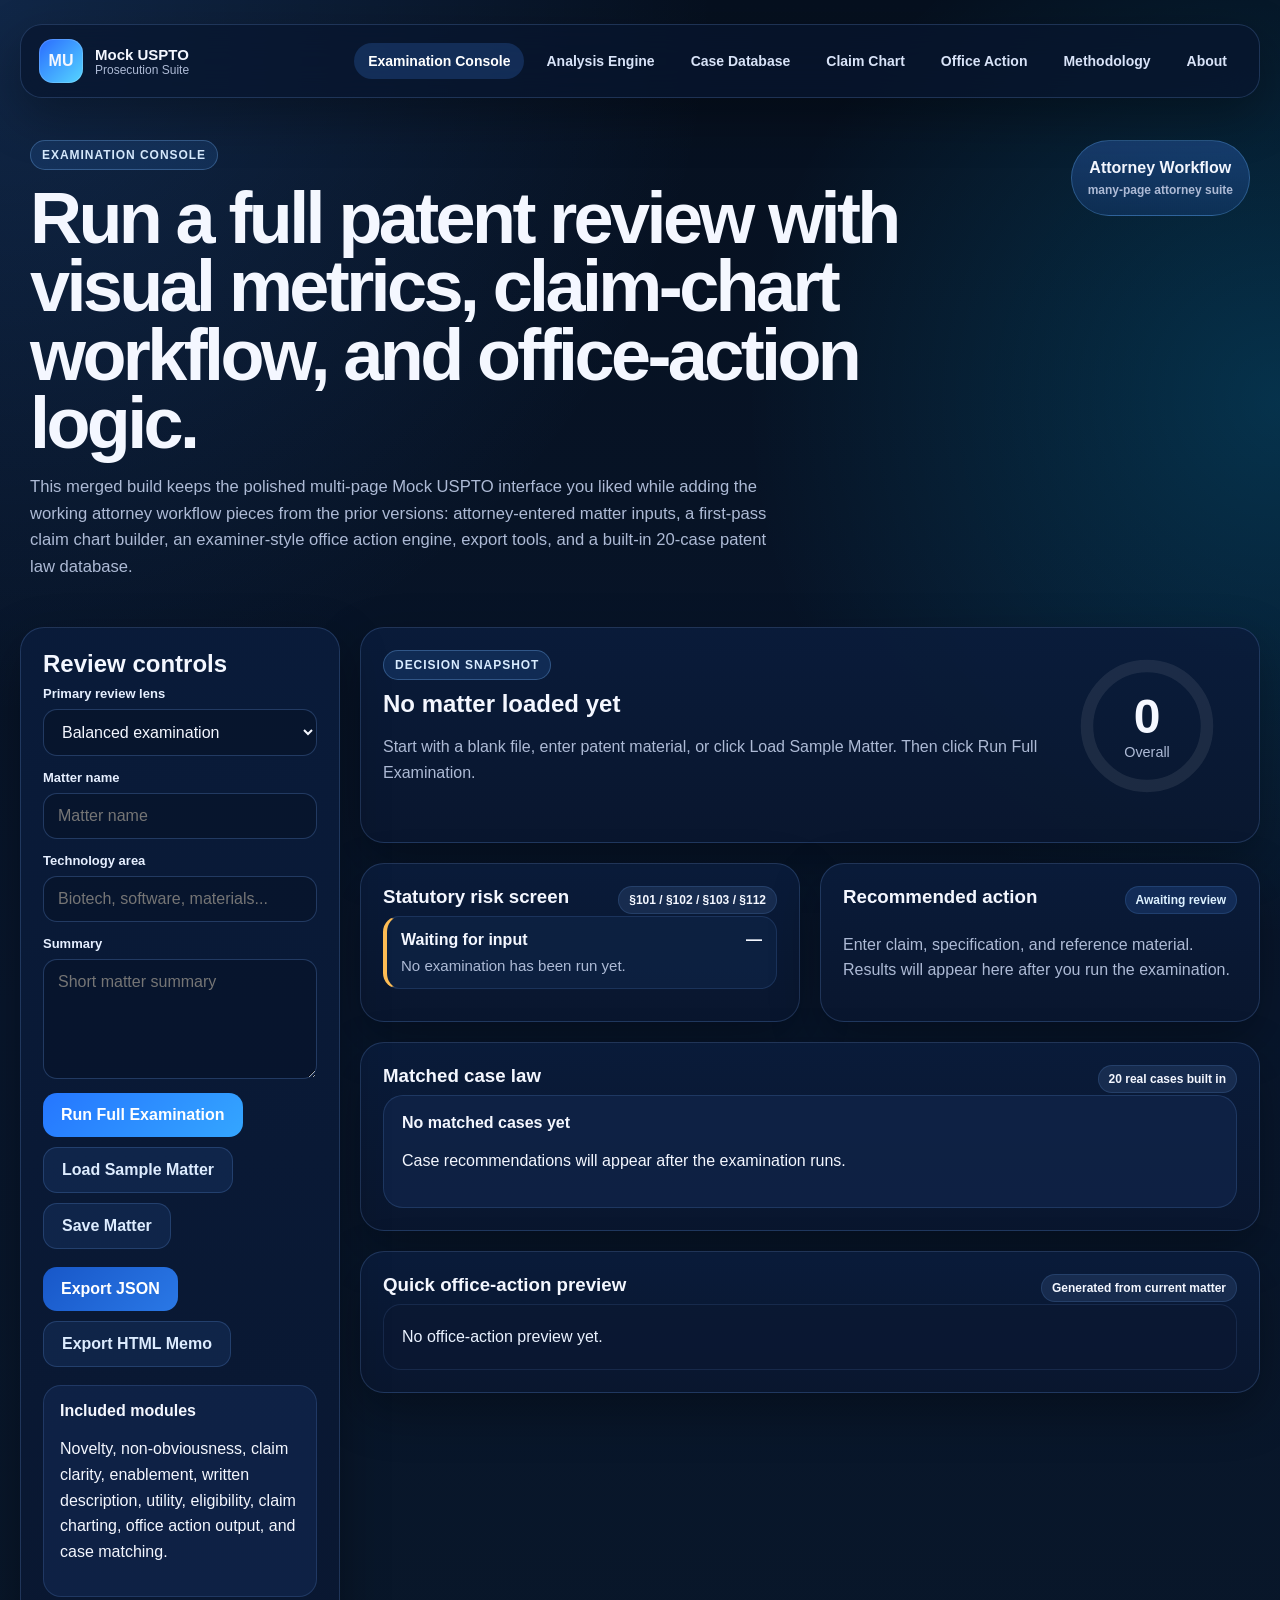
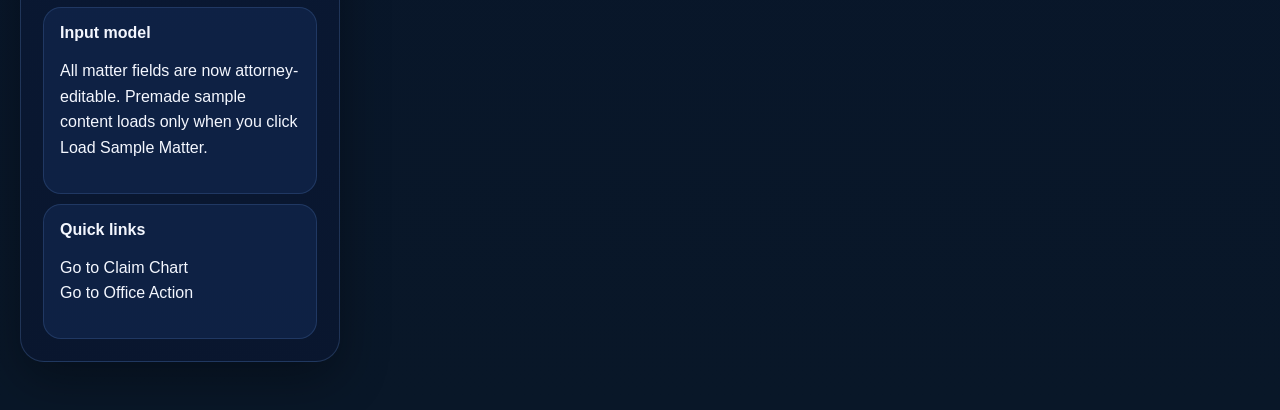
<file: index.html>
<!DOCTYPE html>
<html lang="en">
<head>
  <meta charset="UTF-8" />
  <meta name="viewport" content="width=device-width, initial-scale=1.0" />
  <title>Mock USPTO | Examination Console</title>
  <link rel="stylesheet" href="css/styles.css" />
</head>
<body data-page="console">
  <div class="shell">
    <header class="topbar">
      <a class="brand" href="index.html">
        <div class="brand-mark">MU</div>
        <div>
          <div class="brand-title">Mock USPTO</div>
          <div class="brand-subtitle">Prosecution Suite</div>
        </div>
      </a>
      <nav class="nav">
        <a class="nav-link" href="index.html">Examination Console</a>
        <a class="nav-link" href="analysis.html">Analysis Engine</a>
        <a class="nav-link" href="cases.html">Case Database</a>
        <a class="nav-link" href="claim-chart.html">Claim Chart</a>
        <a class="nav-link" href="office-action.html">Office Action</a>
        <a class="nav-link" href="methodology.html">Methodology</a>
        <a class="nav-link" href="about.html">About</a>
      </nav>
    </header>

    <main>
      <section class="hero">
        <div>
          <span class="eyebrow">Examination Console</span>
          <h1>Run a full patent review with visual metrics, claim-chart workflow, and office-action logic.</h1>
          <p class="hero-copy">This merged build keeps the polished multi-page Mock USPTO interface you liked while adding the working attorney workflow pieces from the prior versions: attorney-entered matter inputs, a first-pass claim chart builder, an examiner-style office action engine, export tools, and a built-in 20-case patent law database.</p>
        </div>
        <div class="hero-badge">Attorney Workflow<span>many-page attorney suite</span></div>
      </section>

      <section class="grid two-col">
        <aside class="panel sticky">
          <h2>Review controls</h2>
                    <label class="field"><span>Primary review lens</span><select id="reviewLens"></select></label>
          <label class="field"><span>Matter name</span><input id="matterName" type="text" placeholder="Matter name" /></label>
          <label class="field"><span>Technology area</span><input id="techArea" type="text" placeholder="Biotech, software, materials..." /></label>
          <label class="field"><span>Summary</span><textarea id="matterSummary" rows="4" placeholder="Short matter summary"></textarea></label>
          <div class="actions-row">
            <button id="runReview" class="button primary">Run Full Examination</button>
            <button id="loadSampleBtn" class="button ghost">Load Sample Matter</button>
            <button id="saveMatterBtn" class="button ghost">Save Matter</button>
          </div>
          <div class="actions-row top-space">
            <button id="exportJsonBtn" class="button secondary">Export JSON</button>
            <button id="exportHtmlBtn" class="button ghost">Export HTML Memo</button>
          </div>
          <div class="stack gap-sm top-space">
            <div class="mini-card">
              <div class="mini-title">Included modules</div>
              <p>Novelty, non-obviousness, claim clarity, enablement, written description, utility, eligibility, claim charting, office action output, and case matching.</p>
            </div>
            <div class="mini-card">
              <div class="mini-title">Input model</div>
              <p>All matter fields are now attorney-editable. Premade sample content loads only when you click Load Sample Matter.</p>
            </div>
            <div class="mini-card">
              <div class="mini-title">Quick links</div>
              <p><a href="claim-chart.html">Go to Claim Chart</a><br><a href="office-action.html">Go to Office Action</a></p>
            </div>
          </div>
        </aside>

        <section class="stack gap-lg">
          <div class="panel snapshot">
            <div class="snapshot-head">
              <div>
                <span class="eyebrow">Decision Snapshot</span>
                <h2 id="filingTitle">—</h2>
                <p id="filingSummary" class="muted">—</p>
              </div>
              <div class="score-ring">
                <svg viewBox="0 0 120 120" class="ring-svg" aria-hidden="true">
                  <circle cx="60" cy="60" r="48"></circle>
                  <circle id="ringValue" cx="60" cy="60" r="48"></circle>
                </svg>
                <div class="ring-center">
                  <strong id="overallScore">0</strong>
                  <span>Overall</span>
                </div>
              </div>
            </div>
            <div id="metricGrid" class="metric-grid"></div>
          </div>

          <div class="grid details-grid">
            <div class="panel">
              <div class="panel-head">
                <h3>Statutory risk screen</h3>
                <span class="pill">§101 / §102 / §103 / §112</span>
              </div>
              <div id="riskGrid" class="risk-grid"></div>
            </div>
            <div class="panel">
              <div class="panel-head">
                <h3>Recommended action</h3>
                <span id="recommendationBand" class="pill accent">—</span>
              </div>
              <div id="recommendationText" class="stack gap-sm muted"></div>
            </div>
          </div>

          <div class="panel">
            <div class="panel-head">
              <h3>Matched case law</h3>
              <span class="pill">20 real cases built in</span>
            </div>
            <div id="matchedCases" class="case-list"></div>
          </div>

          <div class="panel">
            <div class="panel-head">
              <h3>Quick office-action preview</h3>
              <span class="pill">Generated from current matter</span>
            </div>
            <div id="quickMemo" class="memo"></div>
          </div>
        </section>
      </section>
    </main>
  </div>
  <script src="js/data.js"></script>
  <script src="js/app.js"></script>
</body>
</html>
</file>
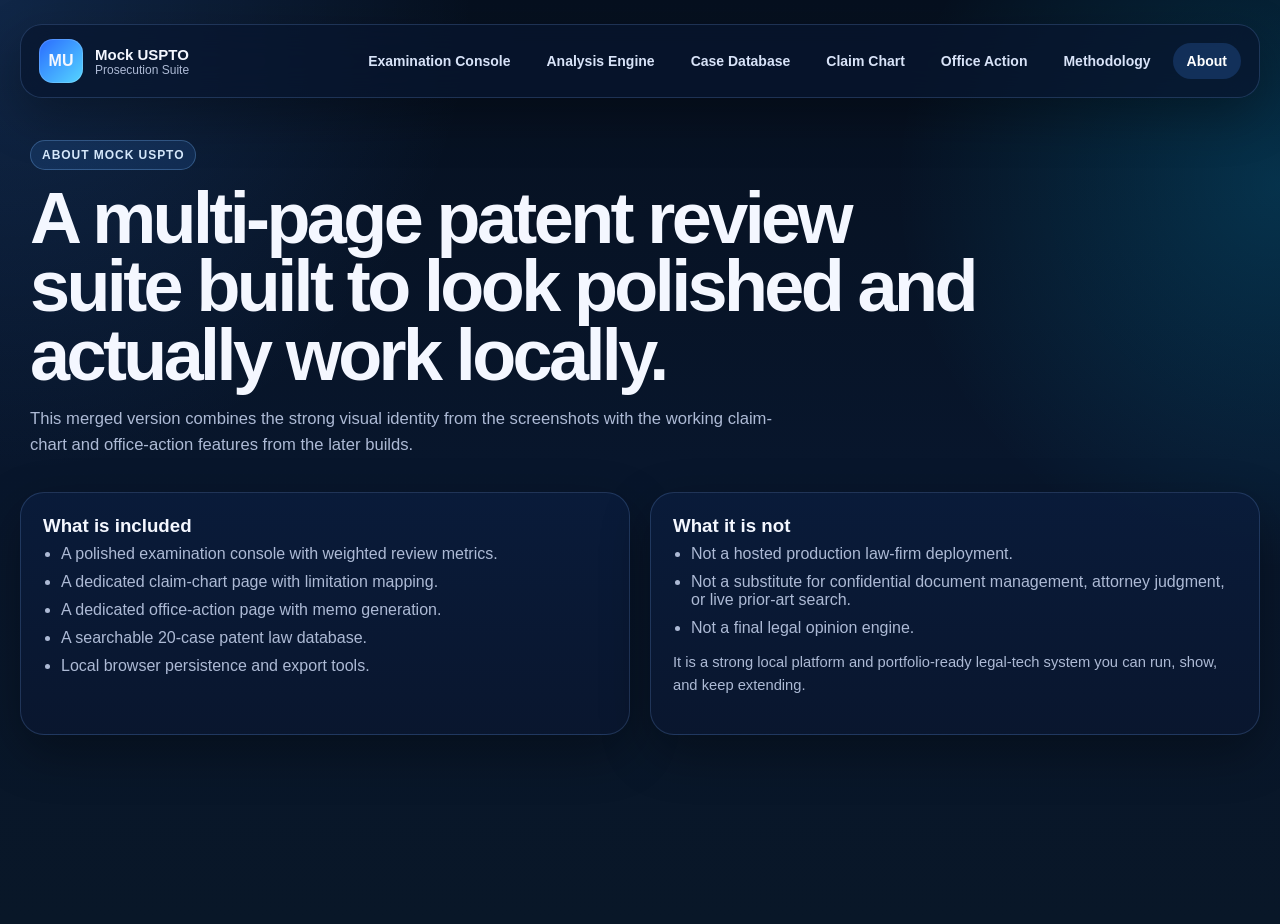
<file: about.html>
<!DOCTYPE html>
<html lang="en">
<head>
  <meta charset="UTF-8" />
  <meta name="viewport" content="width=device-width, initial-scale=1.0" />
  <title>Mock USPTO | About</title>
  <link rel="stylesheet" href="css/styles.css" />
</head>
<body data-page="about">
  <div class="shell">
    <header class="topbar">
      <a class="brand" href="index.html">
        <div class="brand-mark">MU</div>
        <div>
          <div class="brand-title">Mock USPTO</div>
          <div class="brand-subtitle">Prosecution Suite</div>
        </div>
      </a>
      <nav class="nav">
        <a class="nav-link" href="index.html">Examination Console</a>
        <a class="nav-link" href="analysis.html">Analysis Engine</a>
        <a class="nav-link" href="cases.html">Case Database</a>
        <a class="nav-link" href="claim-chart.html">Claim Chart</a>
        <a class="nav-link" href="office-action.html">Office Action</a>
        <a class="nav-link" href="methodology.html">Methodology</a>
        <a class="nav-link" href="about.html">About</a>
      </nav>
    </header>

    <main>
      <section class="hero compact">
        <div>
          <span class="eyebrow">About Mock USPTO</span>
          <h1>A multi-page patent review suite built to look polished and actually work locally.</h1>
          <p class="hero-copy">This merged version combines the strong visual identity from the screenshots with the working claim-chart and office-action features from the later builds.</p>
        </div>
      </section>

      <section class="grid details-grid">
        <div class="panel">
          <h3>What is included</h3>
          <ul class="clean-list">
            <li>A polished examination console with weighted review metrics.</li>
            <li>A dedicated claim-chart page with limitation mapping.</li>
            <li>A dedicated office-action page with memo generation.</li>
            <li>A searchable 20-case patent law database.</li>
            <li>Local browser persistence and export tools.</li>
          </ul>
        </div>
        <div class="panel">
          <h3>What it is not</h3>
          <ul class="clean-list">
            <li>Not a hosted production law-firm deployment.</li>
            <li>Not a substitute for confidential document management, attorney judgment, or live prior-art search.</li>
            <li>Not a final legal opinion engine.</li>
          </ul>
          <p class="footer-note">It is a strong local platform and portfolio-ready legal-tech system you can run, show, and keep extending.</p>
        </div>
      </section>
    </main>
  </div>
  <script src="js/data.js"></script>
  <script src="js/app.js"></script>
</body>
</html>
</file>
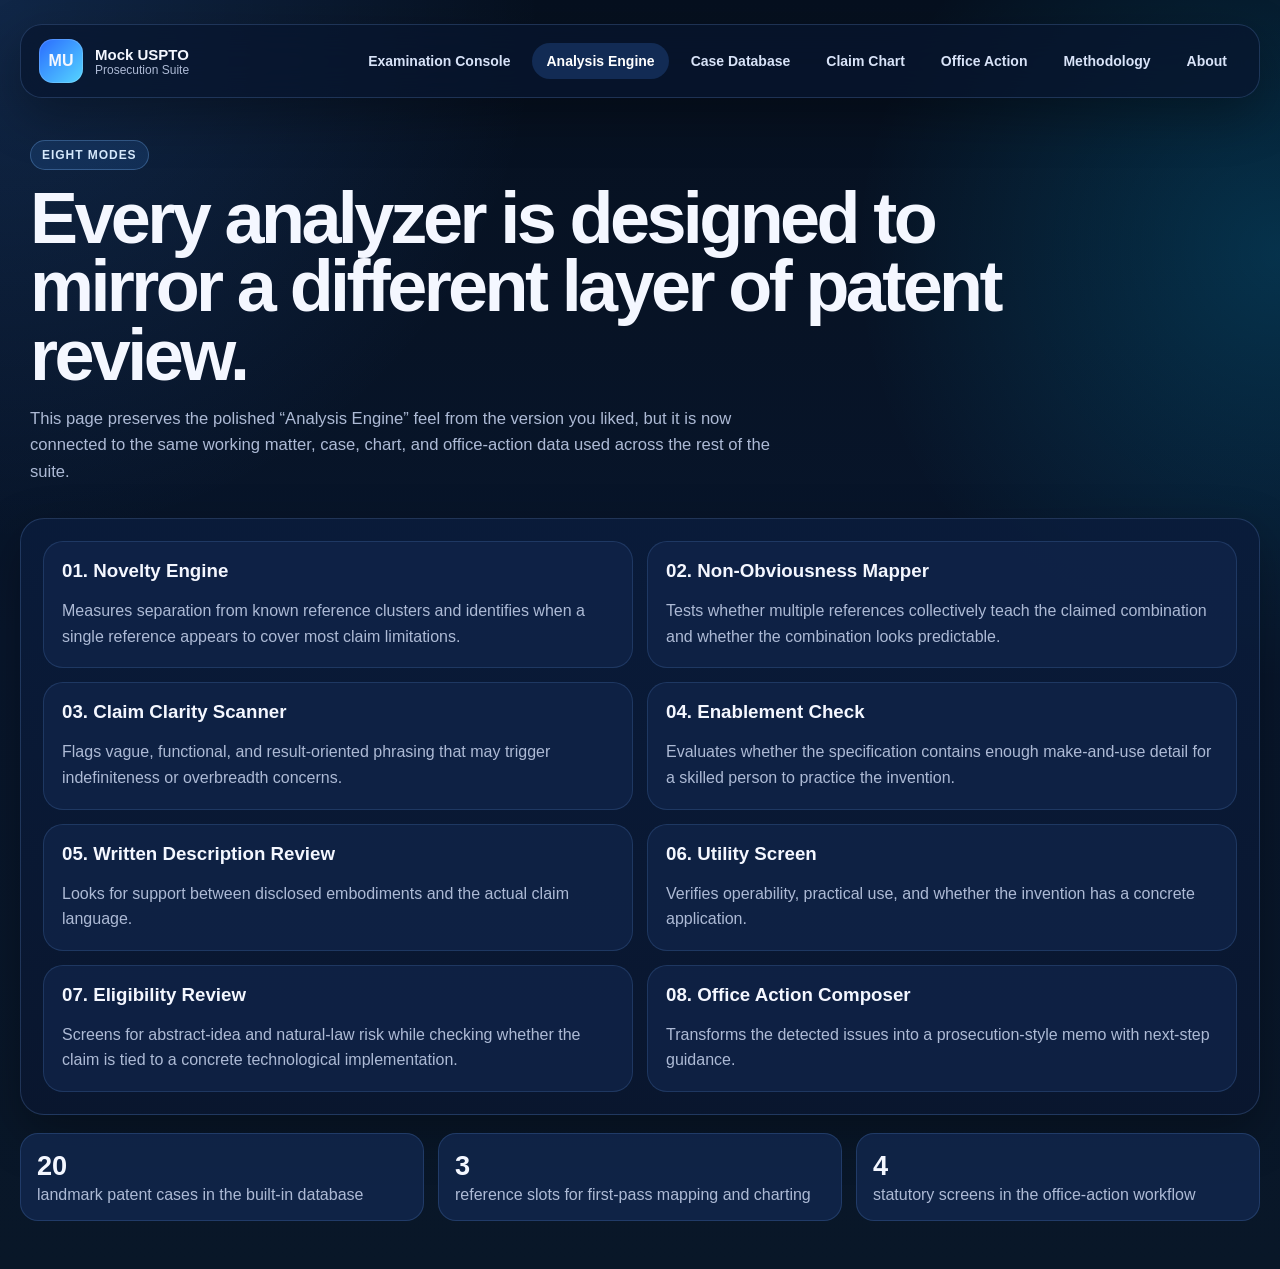
<file: analysis.html>
<!DOCTYPE html>
<html lang="en">
<head>
  <meta charset="UTF-8" />
  <meta name="viewport" content="width=device-width, initial-scale=1.0" />
  <title>Mock USPTO | Analysis Engine</title>
  <link rel="stylesheet" href="css/styles.css" />
</head>
<body data-page="analysis">
  <div class="shell">
    <header class="topbar">
      <a class="brand" href="index.html">
        <div class="brand-mark">MU</div>
        <div>
          <div class="brand-title">Mock USPTO</div>
          <div class="brand-subtitle">Prosecution Suite</div>
        </div>
      </a>
      <nav class="nav">
        <a class="nav-link" href="index.html">Examination Console</a>
        <a class="nav-link" href="analysis.html">Analysis Engine</a>
        <a class="nav-link" href="cases.html">Case Database</a>
        <a class="nav-link" href="claim-chart.html">Claim Chart</a>
        <a class="nav-link" href="office-action.html">Office Action</a>
        <a class="nav-link" href="methodology.html">Methodology</a>
        <a class="nav-link" href="about.html">About</a>
      </nav>
    </header>

    <main>
      <section class="hero compact">
        <div>
          <span class="eyebrow">Eight Modes</span>
          <h1>Every analyzer is designed to mirror a different layer of patent review.</h1>
          <p class="hero-copy">This page preserves the polished “Analysis Engine” feel from the version you liked, but it is now connected to the same working matter, case, chart, and office-action data used across the rest of the suite.</p>
        </div>
      </section>

      <section class="panel">
        <div id="engineGrid" class="engine-grid"></div>
      </section>

      <section class="kicker-grid">
        <div class="kicker-card">
          <strong>20</strong>
          <span class="muted">landmark patent cases in the built-in database</span>
        </div>
        <div class="kicker-card">
          <strong>3</strong>
          <span class="muted">reference slots for first-pass mapping and charting</span>
        </div>
        <div class="kicker-card">
          <strong>4</strong>
          <span class="muted">statutory screens in the office-action workflow</span>
        </div>
      </section>
    </main>
  </div>
  <script src="js/data.js"></script>
  <script src="js/app.js"></script>
</body>
</html>
</file>
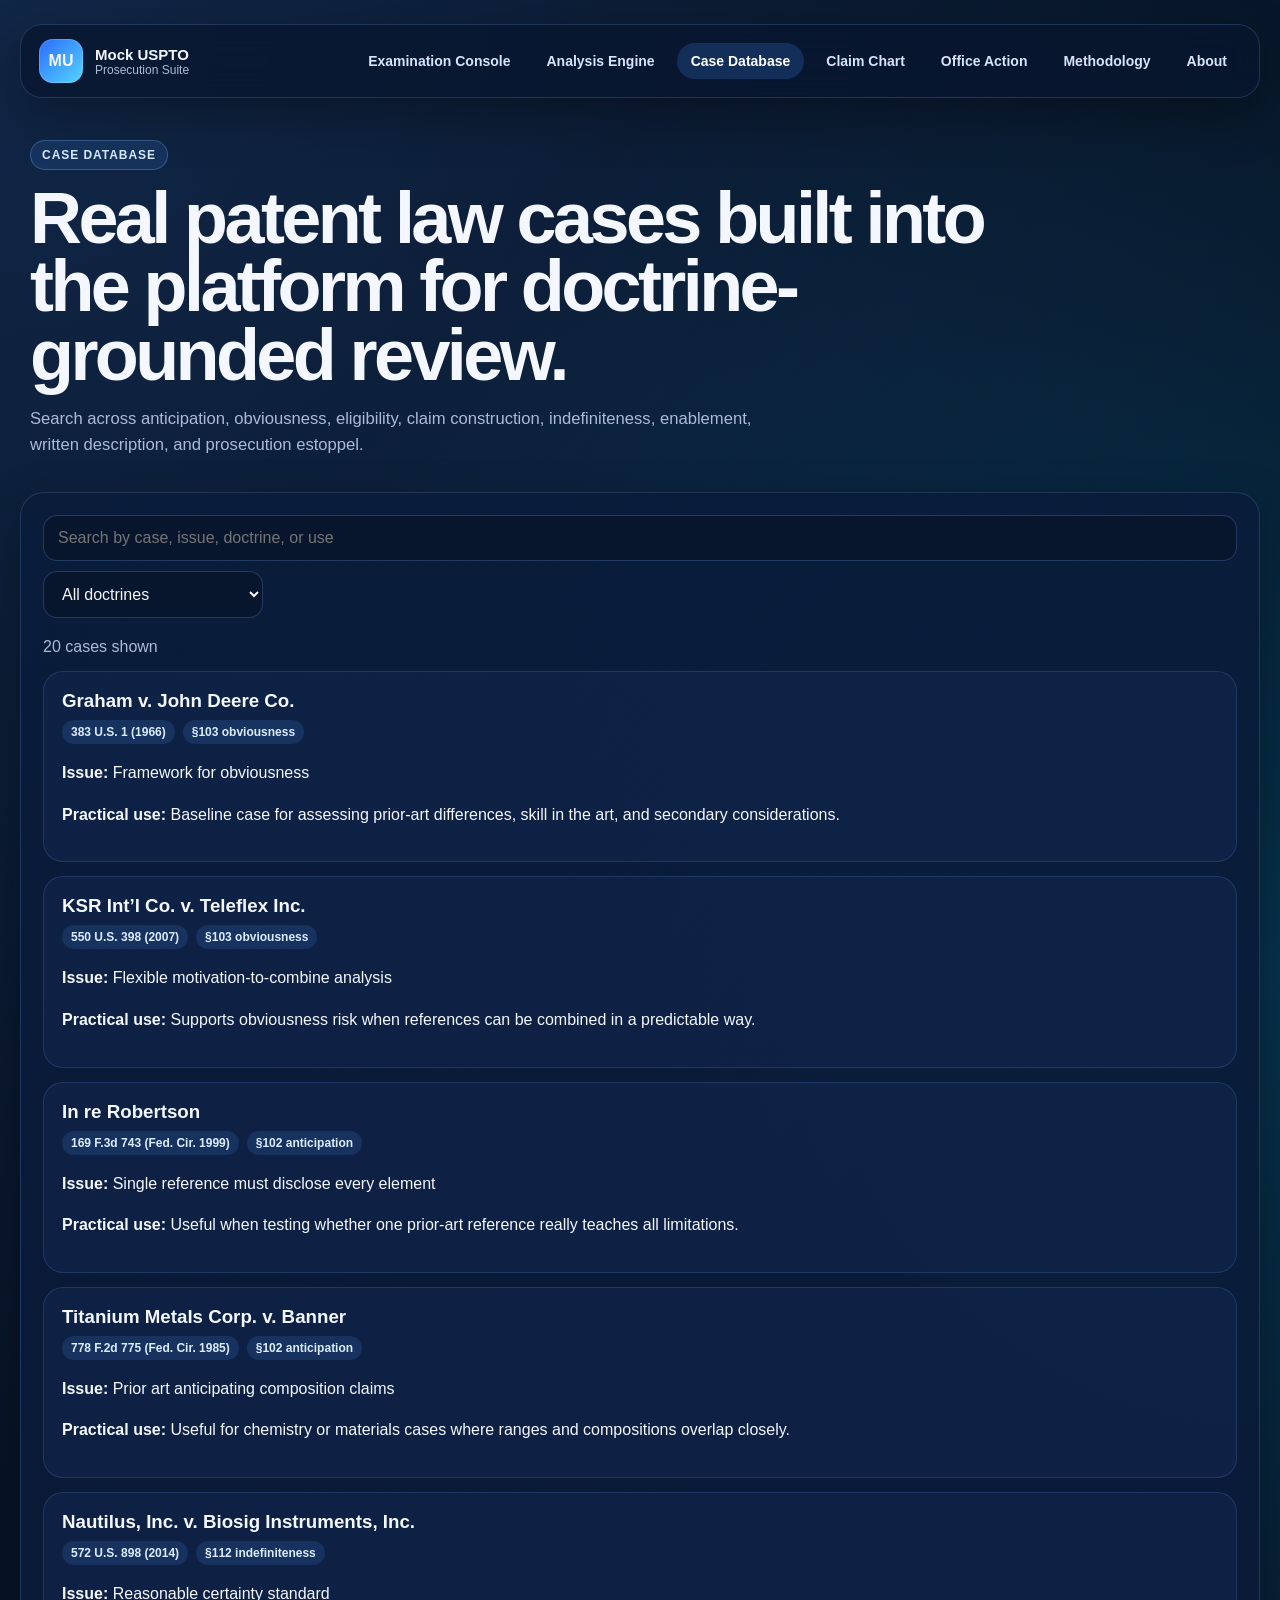
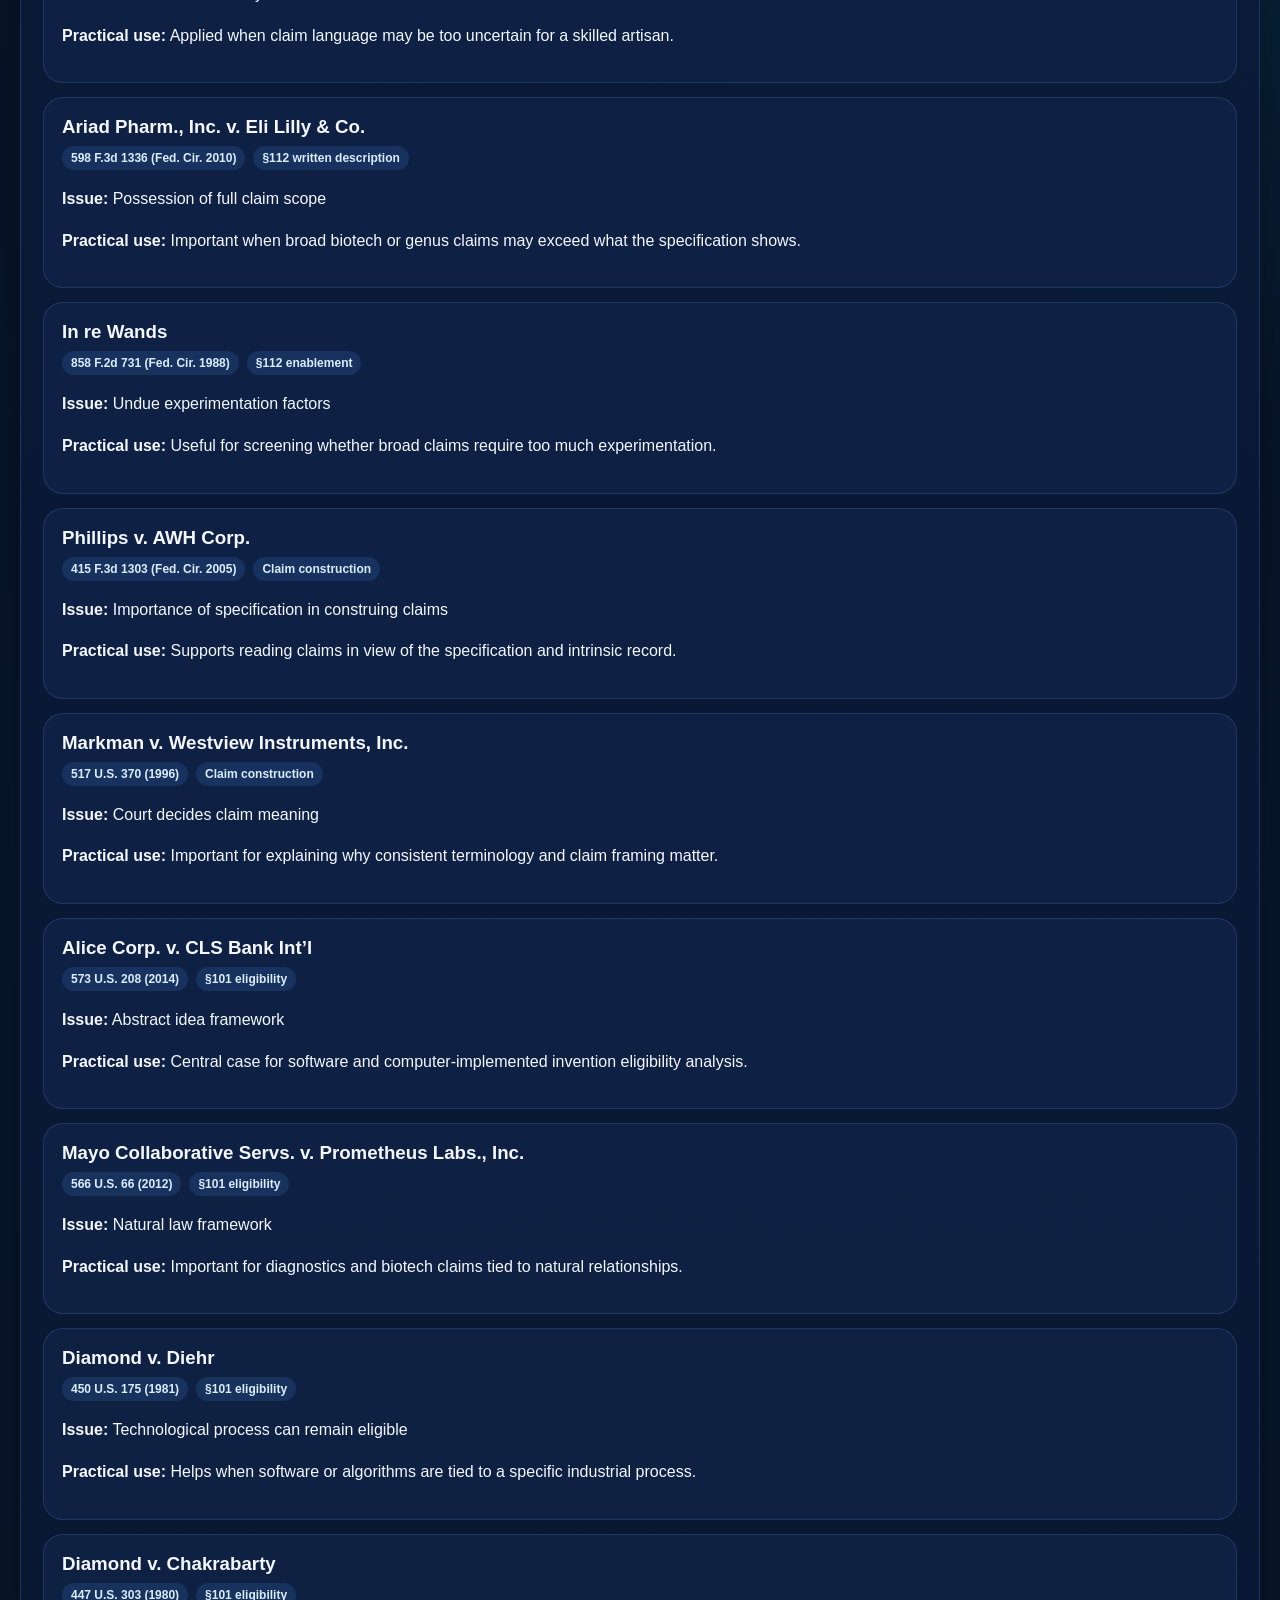
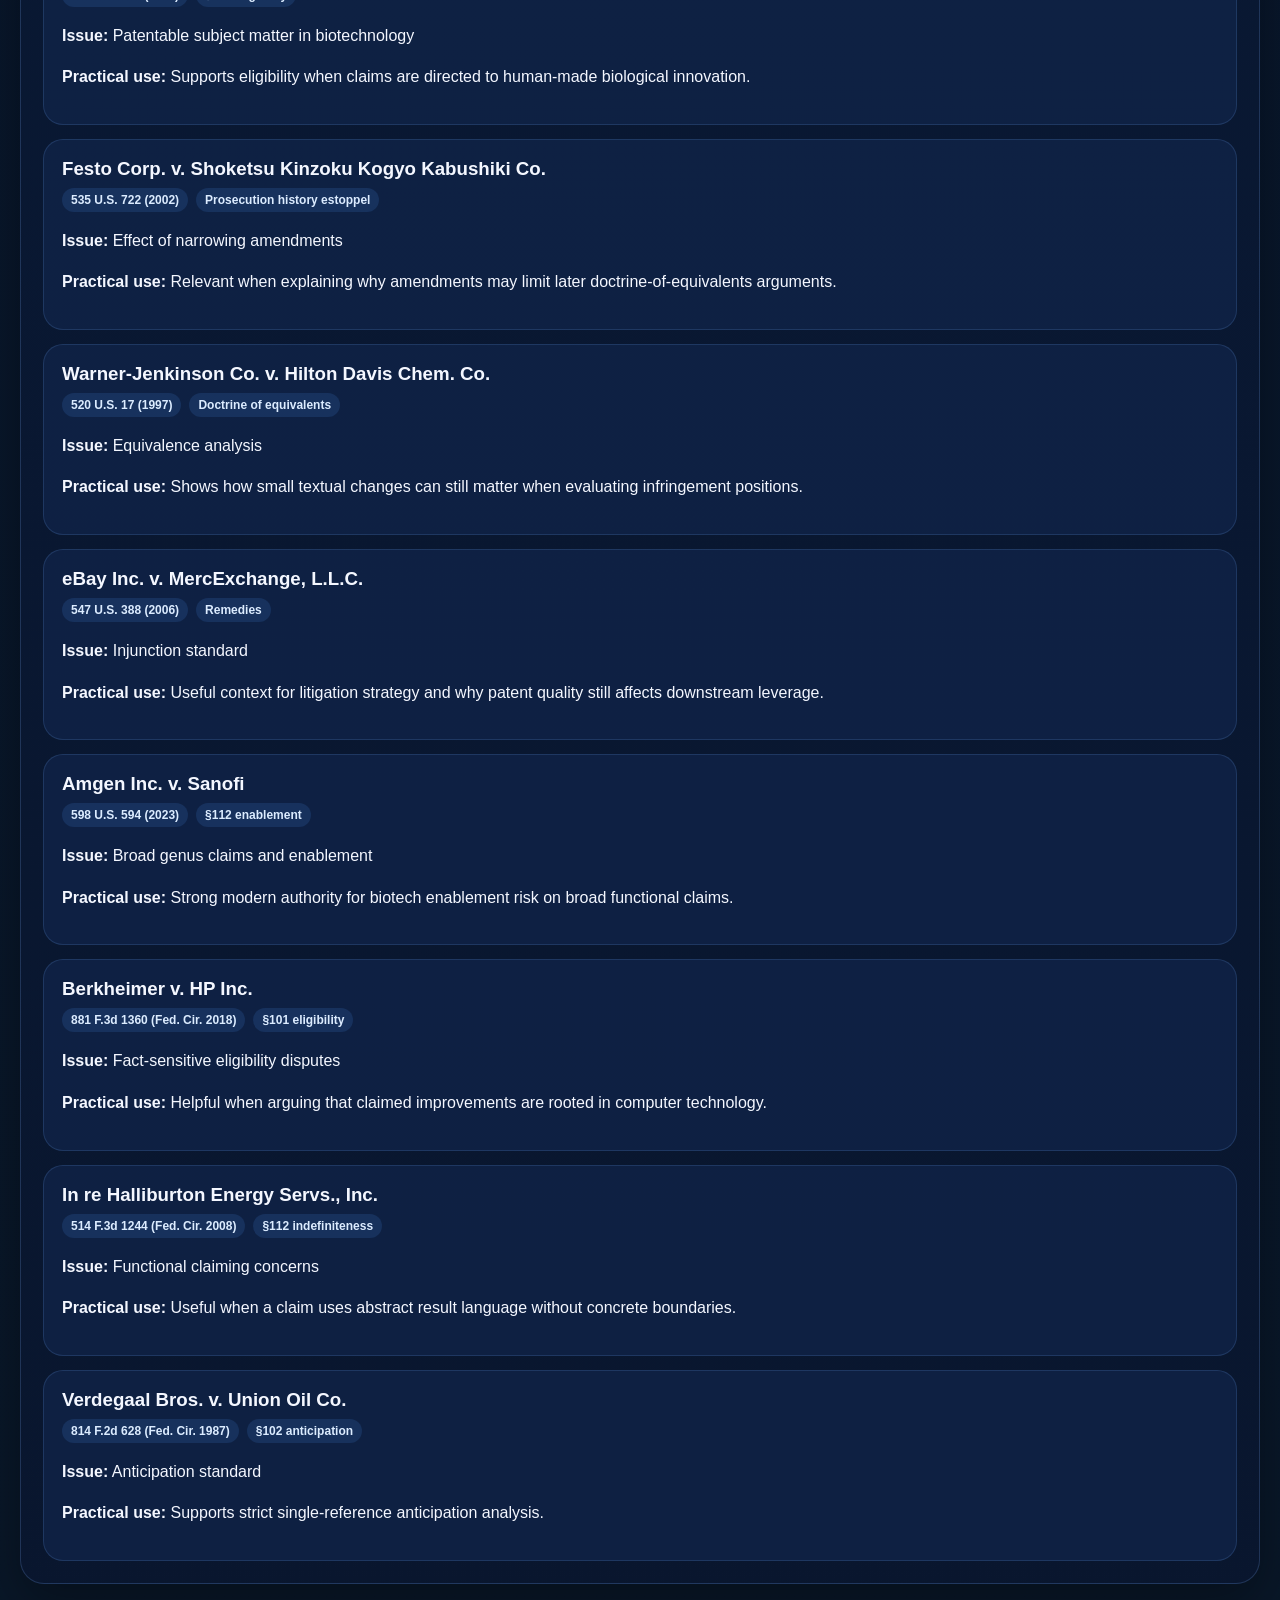
<file: cases.html>
<!DOCTYPE html>
<html lang="en">
<head>
  <meta charset="UTF-8" />
  <meta name="viewport" content="width=device-width, initial-scale=1.0" />
  <title>Mock USPTO | Case Database</title>
  <link rel="stylesheet" href="css/styles.css" />
</head>
<body data-page="cases">
  <div class="shell">
    <header class="topbar">
      <a class="brand" href="index.html">
        <div class="brand-mark">MU</div>
        <div>
          <div class="brand-title">Mock USPTO</div>
          <div class="brand-subtitle">Prosecution Suite</div>
        </div>
      </a>
      <nav class="nav">
        <a class="nav-link" href="index.html">Examination Console</a>
        <a class="nav-link" href="analysis.html">Analysis Engine</a>
        <a class="nav-link" href="cases.html">Case Database</a>
        <a class="nav-link" href="claim-chart.html">Claim Chart</a>
        <a class="nav-link" href="office-action.html">Office Action</a>
        <a class="nav-link" href="methodology.html">Methodology</a>
        <a class="nav-link" href="about.html">About</a>
      </nav>
    </header>

    <main>
      <section class="hero compact">
        <div>
          <span class="eyebrow">Case Database</span>
          <h1>Real patent law cases built into the platform for doctrine-grounded review.</h1>
          <p class="hero-copy">Search across anticipation, obviousness, eligibility, claim construction, indefiniteness, enablement, written description, and prosecution estoppel.</p>
        </div>
      </section>

      <section class="panel">
        <div class="toolbar">
          <input id="caseSearch" class="search-input" type="text" placeholder="Search by case, issue, doctrine, or use" />
          <select id="caseFilter" class="search-input narrow">
            <option value="all">All doctrines</option>
            <option value="101">§101</option>
            <option value="102">§102</option>
            <option value="103">§103</option>
            <option value="112">§112</option>
            <option value="claim construction">Claim construction</option>
            <option value="equivalents">Equivalents / estoppel</option>
          </select>
        </div>
        <p id="caseCount" class="count-text muted">—</p>
        <div id="caseList" class="case-list"></div>
      </section>
    </main>
  </div>
  <script src="js/data.js"></script>
  <script src="js/app.js"></script>
</body>
</html>
</file>
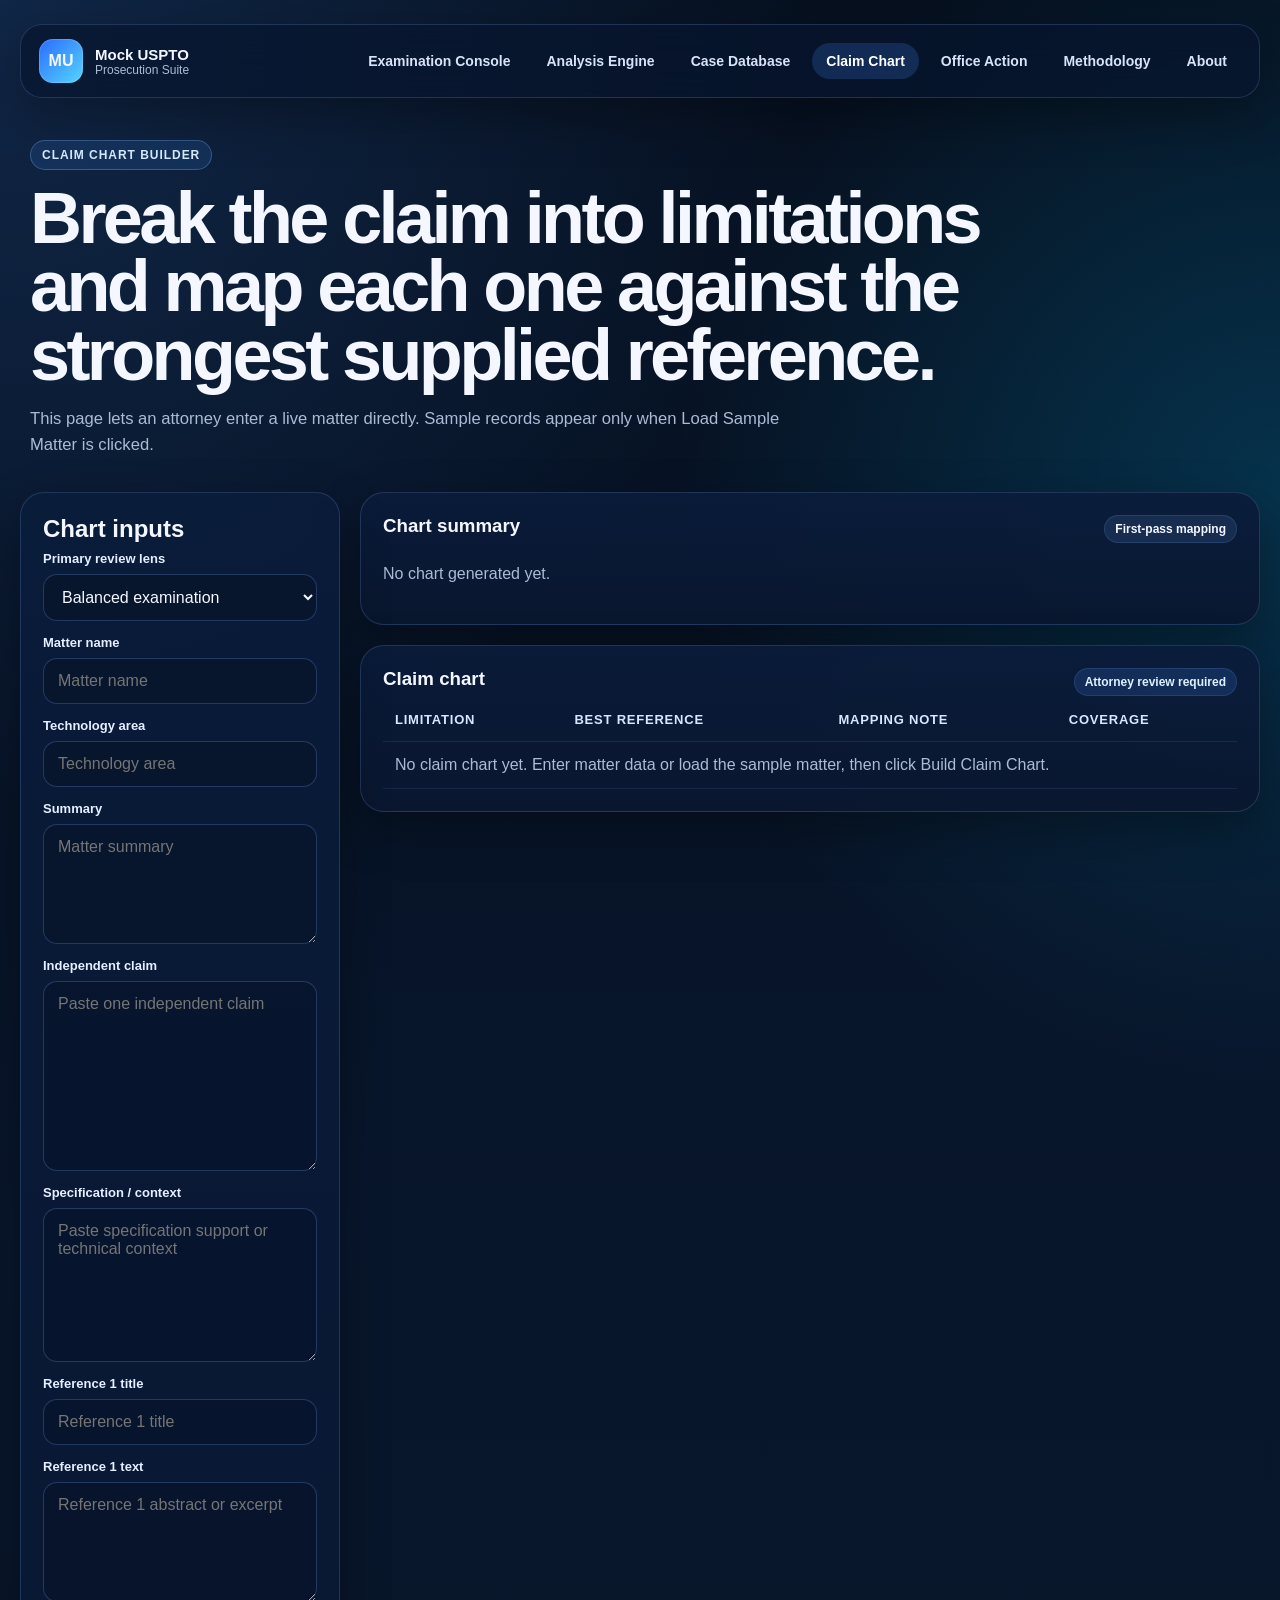
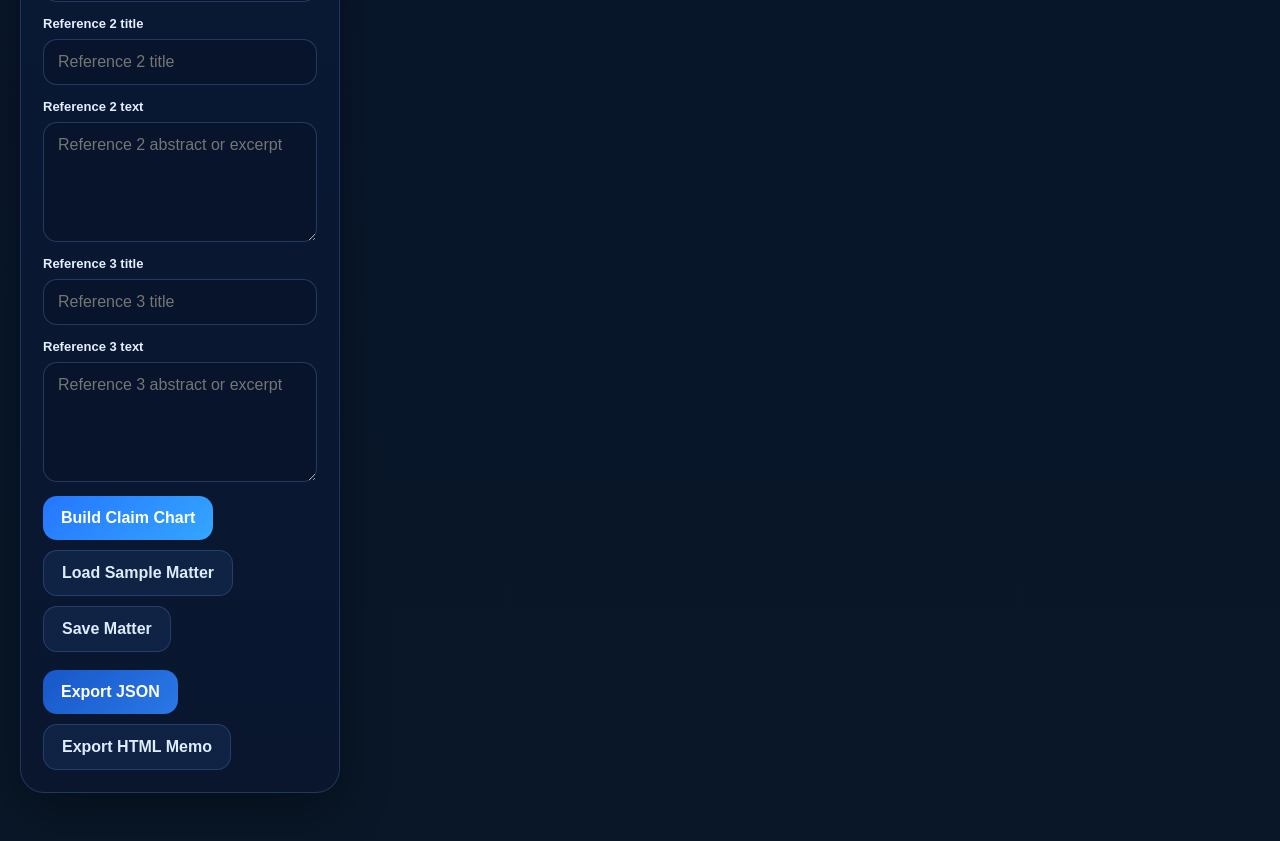
<file: claim-chart.html>
<!DOCTYPE html>
<html lang="en">
<head>
  <meta charset="UTF-8" />
  <meta name="viewport" content="width=device-width, initial-scale=1.0" />
  <title>Mock USPTO | Claim Chart</title>
  <link rel="stylesheet" href="css/styles.css" />
</head>
<body data-page="claim-chart">
  <div class="shell">
    <header class="topbar">
      <a class="brand" href="index.html">
        <div class="brand-mark">MU</div>
        <div>
          <div class="brand-title">Mock USPTO</div>
          <div class="brand-subtitle">Prosecution Suite</div>
        </div>
      </a>
      <nav class="nav">
        <a class="nav-link" href="index.html">Examination Console</a>
        <a class="nav-link" href="analysis.html">Analysis Engine</a>
        <a class="nav-link" href="cases.html">Case Database</a>
        <a class="nav-link" href="claim-chart.html">Claim Chart</a>
        <a class="nav-link" href="office-action.html">Office Action</a>
        <a class="nav-link" href="methodology.html">Methodology</a>
        <a class="nav-link" href="about.html">About</a>
      </nav>
    </header>

    <main>
      <section class="hero compact">
        <div>
          <span class="eyebrow">Claim Chart Builder</span>
          <h1>Break the claim into limitations and map each one against the strongest supplied reference.</h1>
          <p class="hero-copy">This page lets an attorney enter a live matter directly. Sample records appear only when Load Sample Matter is clicked.</p>
        </div>
      </section>

      <section class="grid two-col">
        <aside class="panel sticky">
          <h2>Chart inputs</h2>
                    <label class="field"><span>Primary review lens</span><select id="reviewLens"></select></label>
          <label class="field"><span>Matter name</span><input id="matterName" type="text" placeholder="Matter name" /></label>
          <label class="field"><span>Technology area</span><input id="techArea" type="text" placeholder="Technology area" /></label>
          <label class="field"><span>Summary</span><textarea id="matterSummary" rows="4" placeholder="Matter summary"></textarea></label>
          <label class="field"><span>Independent claim</span><textarea id="claimInput" rows="9" placeholder="Paste one independent claim"></textarea></label>
          <label class="field"><span>Specification / context</span><textarea id="specInput" rows="7" placeholder="Paste specification support or technical context"></textarea></label>
          <label class="field"><span>Reference 1 title</span><input id="refTitle1" type="text" placeholder="Reference 1 title" /></label>
          <label class="field"><span>Reference 1 text</span><textarea id="refText1" rows="5" placeholder="Reference 1 abstract or excerpt"></textarea></label>
          <label class="field"><span>Reference 2 title</span><input id="refTitle2" type="text" placeholder="Reference 2 title" /></label>
          <label class="field"><span>Reference 2 text</span><textarea id="refText2" rows="5" placeholder="Reference 2 abstract or excerpt"></textarea></label>
          <label class="field"><span>Reference 3 title</span><input id="refTitle3" type="text" placeholder="Reference 3 title" /></label>
          <label class="field"><span>Reference 3 text</span><textarea id="refText3" rows="5" placeholder="Reference 3 abstract or excerpt"></textarea></label>
          <div class="actions-row">
            <button id="buildChartBtn" class="button primary">Build Claim Chart</button>
            <button id="loadSampleBtn2" class="button ghost">Load Sample Matter</button>
            <button id="saveMatterBtn2" class="button ghost">Save Matter</button>
          </div>
          <div class="actions-row top-space">
            <button id="exportJsonBtn2" class="button secondary">Export JSON</button>
            <button id="exportHtmlBtn2" class="button ghost">Export HTML Memo</button>
          </div>
        </aside>

        <section class="stack gap-lg">
          <div class="panel">
            <div class="panel-head">
              <h3>Chart summary</h3>
              <span class="pill">First-pass mapping</span>
            </div>
            <div id="chartSummary" class="muted"></div>
          </div>

          <div class="panel">
            <div class="panel-head">
              <h3>Claim chart</h3>
              <span class="pill accent">Attorney review required</span>
            </div>
            <div class="table-wrap">
              <table>
                <thead>
                  <tr>
                    <th>Limitation</th>
                    <th>Best Reference</th>
                    <th>Mapping Note</th>
                    <th>Coverage</th>
                  </tr>
                </thead>
                <tbody id="claimChartBody"></tbody>
              </table>
            </div>
          </div>
        </section>
      </section>
    </main>
  </div>
  <script src="js/data.js"></script>
  <script src="js/app.js"></script>
</body>
</html>
</file>
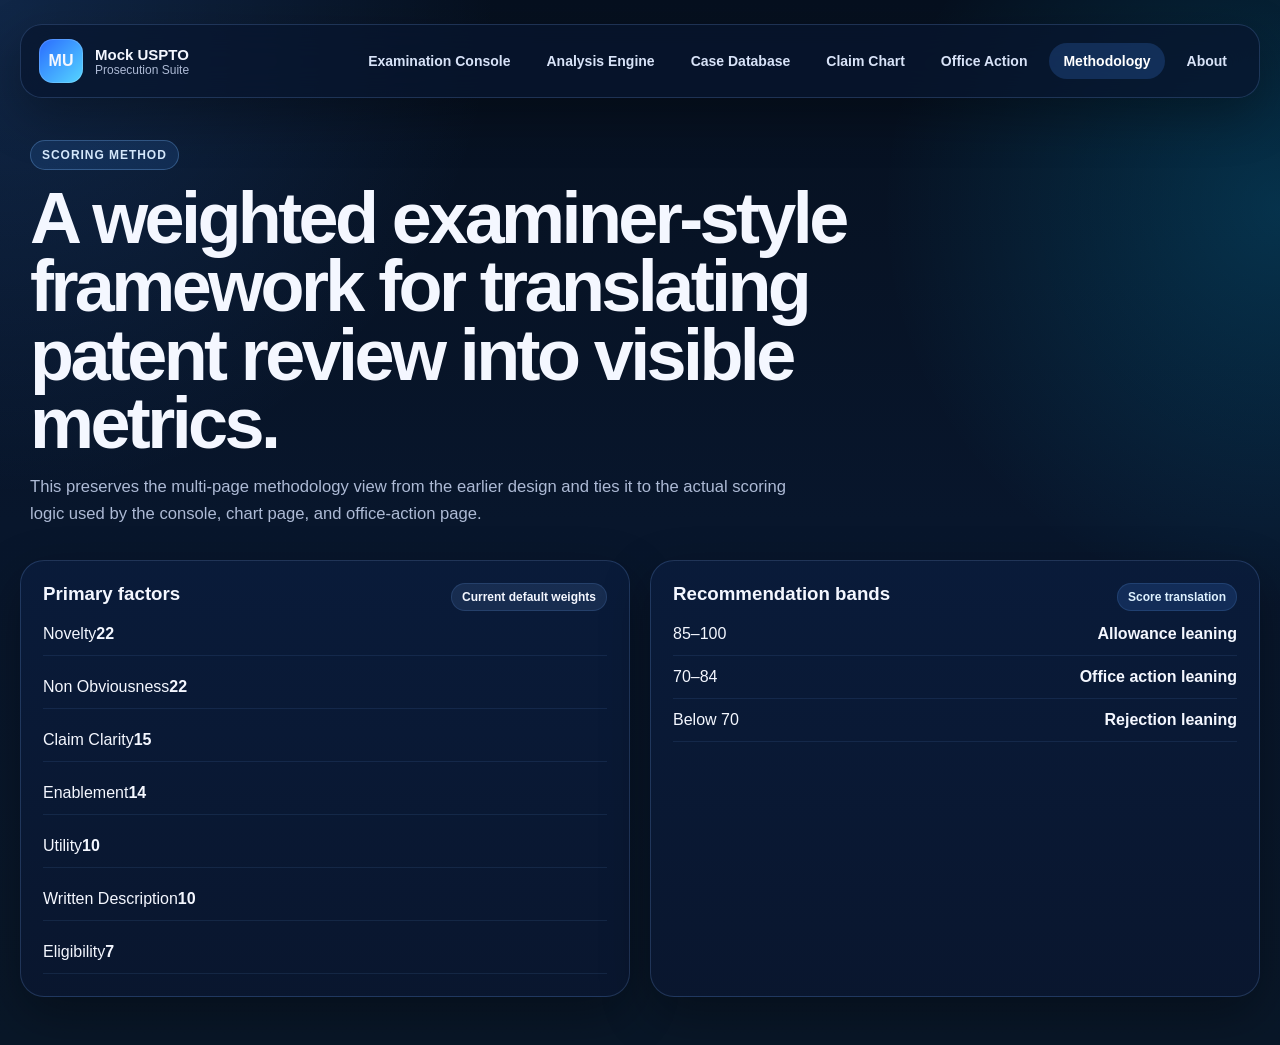
<file: methodology.html>
<!DOCTYPE html>
<html lang="en">
<head>
  <meta charset="UTF-8" />
  <meta name="viewport" content="width=device-width, initial-scale=1.0" />
  <title>Mock USPTO | Methodology</title>
  <link rel="stylesheet" href="css/styles.css" />
</head>
<body data-page="methodology">
  <div class="shell">
    <header class="topbar">
      <a class="brand" href="index.html">
        <div class="brand-mark">MU</div>
        <div>
          <div class="brand-title">Mock USPTO</div>
          <div class="brand-subtitle">Prosecution Suite</div>
        </div>
      </a>
      <nav class="nav">
        <a class="nav-link" href="index.html">Examination Console</a>
        <a class="nav-link" href="analysis.html">Analysis Engine</a>
        <a class="nav-link" href="cases.html">Case Database</a>
        <a class="nav-link" href="claim-chart.html">Claim Chart</a>
        <a class="nav-link" href="office-action.html">Office Action</a>
        <a class="nav-link" href="methodology.html">Methodology</a>
        <a class="nav-link" href="about.html">About</a>
      </nav>
    </header>

    <main>
      <section class="hero compact">
        <div>
          <span class="eyebrow">Scoring Method</span>
          <h1>A weighted examiner-style framework for translating patent review into visible metrics.</h1>
          <p class="hero-copy">This preserves the multi-page methodology view from the earlier design and ties it to the actual scoring logic used by the console, chart page, and office-action page.</p>
        </div>
      </section>

      <section class="grid details-grid">
        <div class="panel">
          <div class="panel-head">
            <h3>Primary factors</h3>
            <span class="pill">Current default weights</span>
          </div>
          <div id="weightsTable" class="weights-table"></div>
        </div>
        <div class="panel">
          <div class="panel-head">
            <h3>Recommendation bands</h3>
            <span class="pill accent">Score translation</span>
          </div>
          <div class="band-row"><span>85–100</span><strong>Allowance leaning</strong></div>
          <div class="band-row"><span>70–84</span><strong>Office action leaning</strong></div>
          <div class="band-row"><span>Below 70</span><strong>Rejection leaning</strong></div>
        </div>
      </section>
    </main>
  </div>
  <script src="js/data.js"></script>
  <script src="js/app.js"></script>
</body>
</html>
</file>
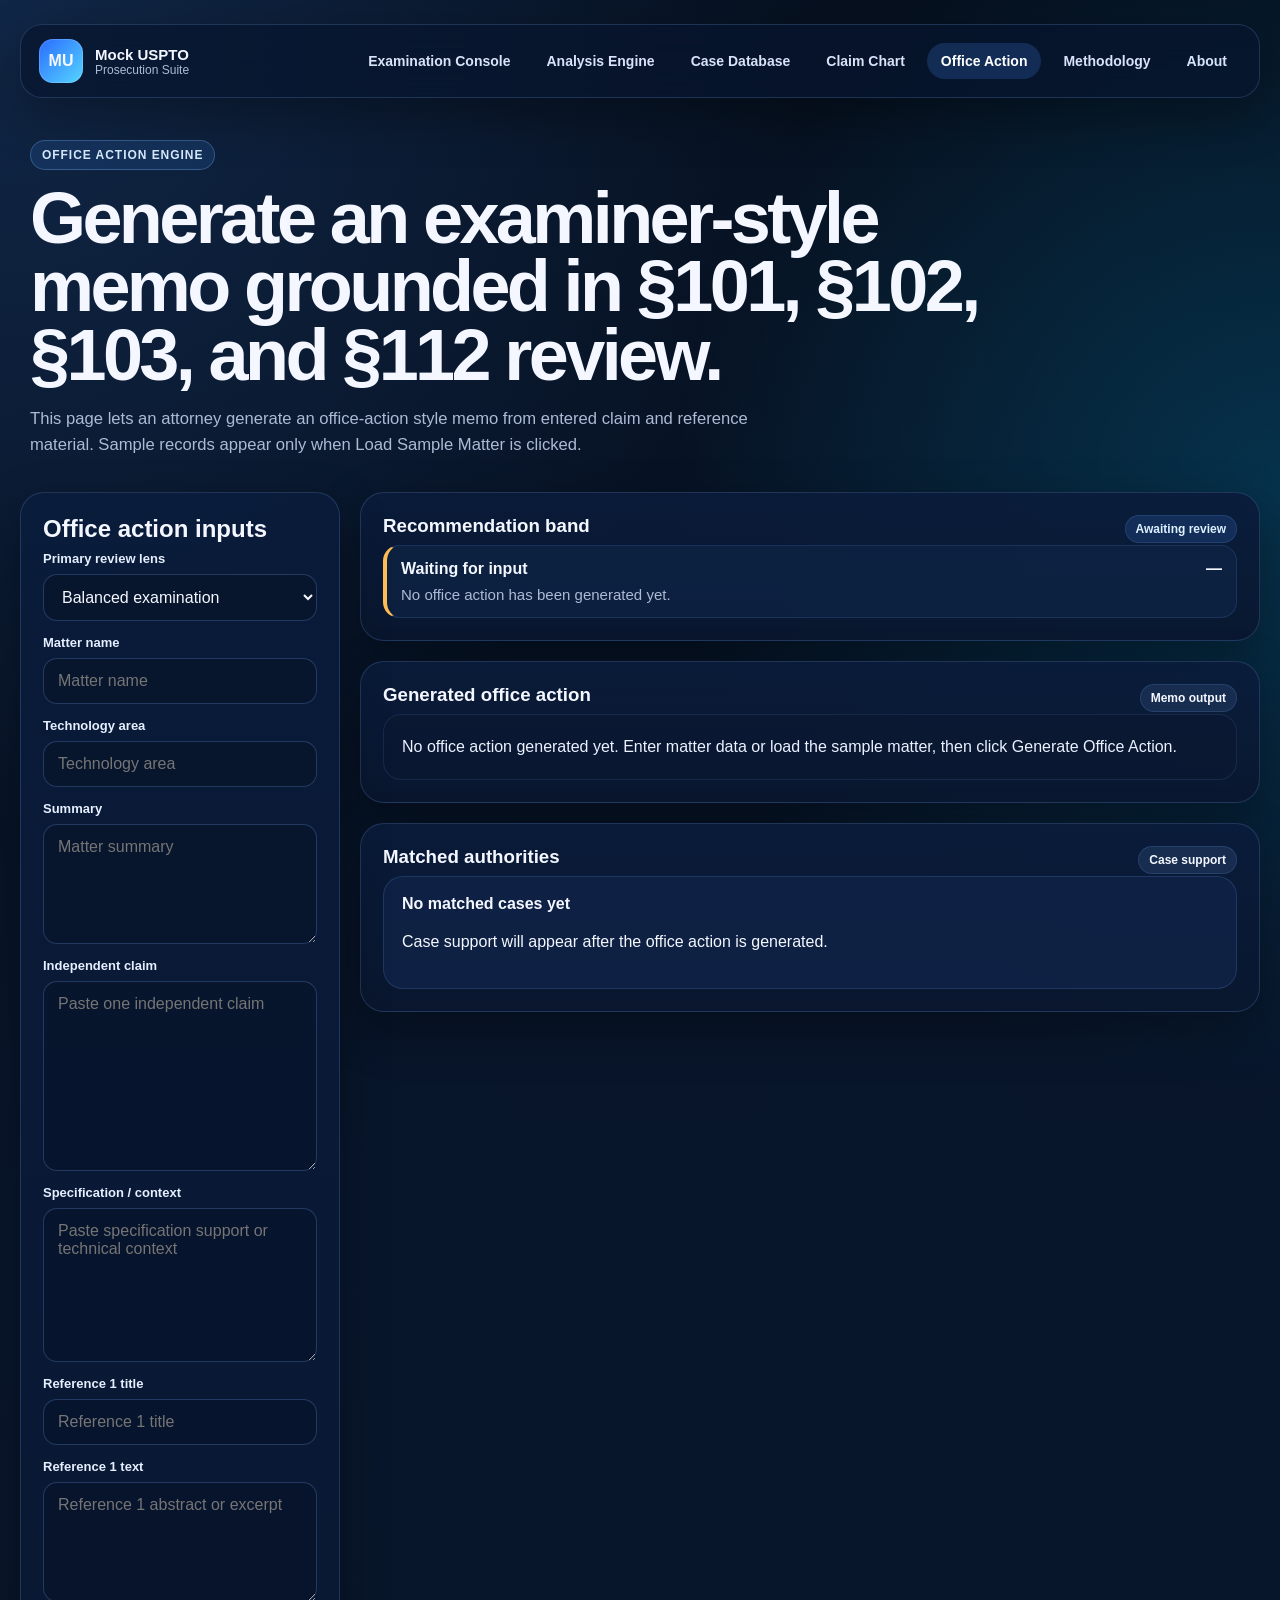
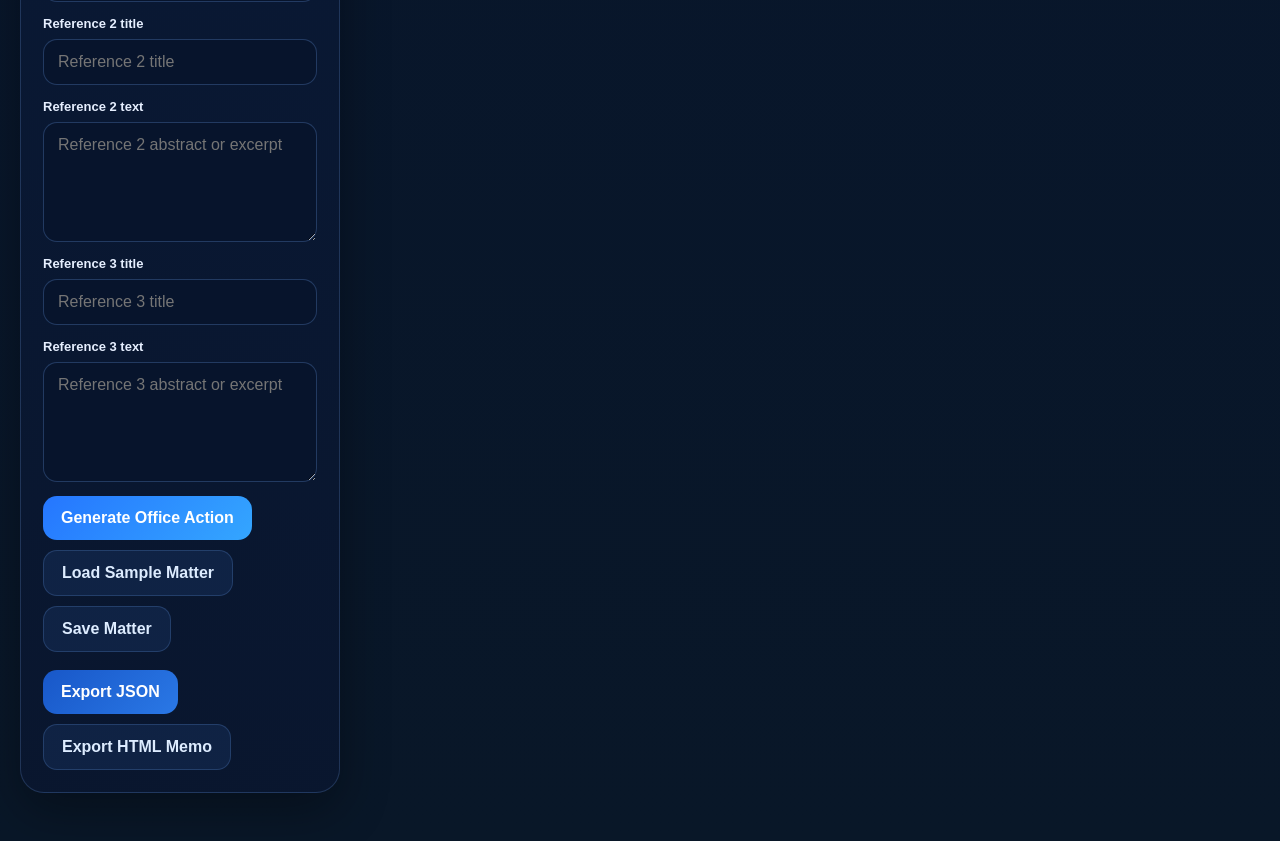
<file: office-action.html>
<!DOCTYPE html>
<html lang="en">
<head>
  <meta charset="UTF-8" />
  <meta name="viewport" content="width=device-width, initial-scale=1.0" />
  <title>Mock USPTO | Office Action</title>
  <link rel="stylesheet" href="css/styles.css" />
</head>
<body data-page="office-action">
  <div class="shell">
    <header class="topbar">
      <a class="brand" href="index.html">
        <div class="brand-mark">MU</div>
        <div>
          <div class="brand-title">Mock USPTO</div>
          <div class="brand-subtitle">Prosecution Suite</div>
        </div>
      </a>
      <nav class="nav">
        <a class="nav-link" href="index.html">Examination Console</a>
        <a class="nav-link" href="analysis.html">Analysis Engine</a>
        <a class="nav-link" href="cases.html">Case Database</a>
        <a class="nav-link" href="claim-chart.html">Claim Chart</a>
        <a class="nav-link" href="office-action.html">Office Action</a>
        <a class="nav-link" href="methodology.html">Methodology</a>
        <a class="nav-link" href="about.html">About</a>
      </nav>
    </header>

    <main>
      <section class="hero compact">
        <div>
          <span class="eyebrow">Office Action Engine</span>
          <h1>Generate an examiner-style memo grounded in §101, §102, §103, and §112 review.</h1>
          <p class="hero-copy">This page lets an attorney generate an office-action style memo from entered claim and reference material. Sample records appear only when Load Sample Matter is clicked.</p>
        </div>
      </section>

      <section class="grid two-col">
        <aside class="panel sticky">
          <h2>Office action inputs</h2>
                    <label class="field"><span>Primary review lens</span><select id="reviewLens"></select></label>
          <label class="field"><span>Matter name</span><input id="matterName" type="text" placeholder="Matter name" /></label>
          <label class="field"><span>Technology area</span><input id="techArea" type="text" placeholder="Technology area" /></label>
          <label class="field"><span>Summary</span><textarea id="matterSummary" rows="4" placeholder="Matter summary"></textarea></label>
          <label class="field"><span>Independent claim</span><textarea id="claimInput" rows="9" placeholder="Paste one independent claim"></textarea></label>
          <label class="field"><span>Specification / context</span><textarea id="specInput" rows="7" placeholder="Paste specification support or technical context"></textarea></label>
          <label class="field"><span>Reference 1 title</span><input id="refTitle1" type="text" placeholder="Reference 1 title" /></label>
          <label class="field"><span>Reference 1 text</span><textarea id="refText1" rows="5" placeholder="Reference 1 abstract or excerpt"></textarea></label>
          <label class="field"><span>Reference 2 title</span><input id="refTitle2" type="text" placeholder="Reference 2 title" /></label>
          <label class="field"><span>Reference 2 text</span><textarea id="refText2" rows="5" placeholder="Reference 2 abstract or excerpt"></textarea></label>
          <label class="field"><span>Reference 3 title</span><input id="refTitle3" type="text" placeholder="Reference 3 title" /></label>
          <label class="field"><span>Reference 3 text</span><textarea id="refText3" rows="5" placeholder="Reference 3 abstract or excerpt"></textarea></label>
          <div class="actions-row">
            <button id="generateOfficeBtn" class="button primary">Generate Office Action</button>
            <button id="loadSampleBtn3" class="button ghost">Load Sample Matter</button>
            <button id="saveMatterBtn3" class="button ghost">Save Matter</button>
          </div>
          <div class="actions-row top-space">
            <button id="exportJsonBtn3" class="button secondary">Export JSON</button>
            <button id="exportHtmlBtn3" class="button ghost">Export HTML Memo</button>
          </div>
        </aside>

        <section class="stack gap-lg">
          <div class="panel">
            <div class="panel-head">
              <h3>Recommendation band</h3>
              <span id="officeBand" class="pill accent">—</span>
            </div>
            <div id="riskGrid" class="risk-grid"></div>
          </div>

          <div class="panel">
            <div class="panel-head">
              <h3>Generated office action</h3>
              <span class="pill">Memo output</span>
            </div>
            <div id="officeActionMemo" class="memo"></div>
          </div>

          <div class="panel">
            <div class="panel-head">
              <h3>Matched authorities</h3>
              <span class="pill">Case support</span>
            </div>
            <div id="officeCases" class="case-list"></div>
          </div>
        </section>
      </section>
    </main>
  </div>
  <script src="js/data.js"></script>
  <script src="js/app.js"></script>
</body>
</html>
</file>
<file: css/styles.css>
:root {
  --bg: #071224;
  --panel: rgba(12, 30, 66, 0.9);
  --panel-2: rgba(15, 41, 86, 0.78);
  --border: rgba(116, 158, 233, 0.22);
  --text: #f4f7ff;
  --muted: #adbad5;
  --blue: #4aa3ff;
  --blue-2: #7bd8ff;
  --green: #43d08a;
  --amber: #ffbe55;
  --red: #ff7c7c;
  --shadow: 0 18px 50px rgba(0, 0, 0, 0.32);
}
* { box-sizing: border-box; }
html { scroll-behavior: smooth; }
body {
  margin: 0;
  font-family: Inter, -apple-system, BlinkMacSystemFont, "Segoe UI", sans-serif;
  background:
    radial-gradient(circle at 0% 0%, rgba(64, 143, 255, 0.18), transparent 30%),
    radial-gradient(circle at 100% 20%, rgba(0, 194, 255, 0.18), transparent 26%),
    linear-gradient(180deg, #06101f 0%, #08162c 50%, #091728 100%);
  color: var(--text);
  min-height: 100vh;
}
a { color: inherit; text-decoration: none; }
p { line-height: 1.6; }
.shell { width: min(1240px, calc(100% - 32px)); margin: 24px auto 48px; }
.topbar {
  display: flex; align-items: center; justify-content: space-between; gap: 20px;
  padding: 14px 18px; border: 1px solid var(--border); border-radius: 22px;
  background: rgba(8, 22, 47, 0.72); backdrop-filter: blur(18px); box-shadow: var(--shadow);
  position: sticky; top: 16px; z-index: 20;
}
.brand { display: flex; align-items: center; gap: 12px; }
.brand-mark {
  width: 44px; height: 44px; border-radius: 14px; display: grid; place-items: center; font-weight: 800;
  background: linear-gradient(135deg, #2a6bff 0%, #56d6ff 100%); box-shadow: inset 0 0 0 1px rgba(255,255,255,0.16);
}
.brand-title { font-size: 15px; font-weight: 700; }
.brand-subtitle { font-size: 12px; color: var(--muted); }
.nav { display: flex; align-items: center; flex-wrap: wrap; gap: 8px; }
.nav-link { color: #d8e3f8; padding: 10px 14px; border-radius: 999px; font-size: 14px; font-weight: 600; }
.nav-link.active, .nav-link:hover { background: rgba(67, 139, 255, 0.2); color: white; }
.hero { display: flex; align-items: flex-start; justify-content: space-between; gap: 18px; padding: 42px 10px 30px; }
.hero.compact { padding-bottom: 16px; }
.eyebrow {
  display: inline-flex; padding: 7px 11px; border-radius: 999px; font-size: 12px; font-weight: 700;
  letter-spacing: 0.08em; text-transform: uppercase; color: #d9ecff;
  border: 1px solid rgba(125, 189, 255, 0.3); background: rgba(54, 123, 217, 0.18);
}
.hero h1 { max-width: 980px; font-size: clamp(2.5rem, 6vw, 4.5rem); line-height: 0.95; margin: 14px 0 14px; letter-spacing: -0.05em; }
.hero-copy { max-width: 760px; color: var(--muted); font-size: 1.04rem; }
.hero-badge {
  min-width: 140px; text-align: center; padding: 18px 16px; border-radius: 999px;
  background: linear-gradient(180deg, rgba(56, 118, 223, 0.34), rgba(36, 83, 168, 0.25));
  border: 1px solid rgba(108, 183, 255, 0.3); font-weight: 800;
}
.hero-badge span { display: block; margin-top: 6px; font-size: 0.75rem; color: var(--muted); font-weight: 600; }
.grid { display: grid; gap: 20px; }
.two-col { grid-template-columns: 320px minmax(0, 1fr); }
.details-grid { grid-template-columns: repeat(2, minmax(0, 1fr)); }
.three-col { grid-template-columns: repeat(3, minmax(0, 1fr)); }
.stack { display: flex; flex-direction: column; }
.gap-sm { gap: 10px; }
.gap-lg { gap: 20px; }
.top-space { margin-top: 18px; }
.sticky { position: sticky; top: 104px; }
.panel {
  border: 1px solid var(--border); background: linear-gradient(180deg, rgba(10, 28, 59, 0.92), rgba(10, 23, 47, 0.92));
  border-radius: 24px; padding: 22px; box-shadow: var(--shadow);
}
.panel-head, .snapshot-head { display: flex; justify-content: space-between; align-items: start; gap: 12px; }
.panel h2, .panel h3 { margin: 0 0 8px; }
.field { display: flex; flex-direction: column; gap: 8px; margin-bottom: 14px; }
.field span { font-size: 13px; font-weight: 700; color: #e6efff; }
select, textarea, input {
  width: 100%; border: 1px solid rgba(118, 171, 255, 0.25); background: rgba(8, 21, 45, 0.92);
  color: var(--text); border-radius: 14px; padding: 13px 14px; font: inherit;
}
textarea { resize: vertical; min-height: 120px; }
.button {
  appearance: none; border: none; cursor: pointer; border-radius: 14px; padding: 13px 18px;
  font: inherit; font-weight: 700; transition: transform 0.15s ease, opacity 0.15s ease;
}
.button:hover { transform: translateY(-1px); }
.button.primary { color: white; background: linear-gradient(135deg, #2576ff, #34a6ff); }
.button.secondary { color: white; background: linear-gradient(135deg, #1857c8, #2a78e6); }
.button.ghost { color: #ddecff; background: rgba(57, 107, 196, 0.15); border: 1px solid rgba(118, 171, 255, 0.2); }
.mini-card { background: rgba(18, 39, 77, 0.7); border: 1px solid rgba(118, 171, 255, 0.17); border-radius: 18px; padding: 16px; }
.mini-title { font-weight: 800; margin-bottom: 6px; }
.muted { color: var(--muted); }
.pill { display: inline-flex; align-items: center; padding: 6px 10px; border-radius: 999px; font-size: 12px; font-weight: 700; background: rgba(90, 126, 186, 0.18); border: 1px solid rgba(118, 171, 255, 0.15); }
.pill.accent { background: rgba(68, 144, 255, 0.16); color: #ddf1ff; }
.metric-grid { margin-top: 18px; display: grid; grid-template-columns: repeat(2, minmax(0, 1fr)); gap: 14px; }
.metric-card { background: rgba(17, 38, 76, 0.85); border: 1px solid rgba(118, 171, 255, 0.18); border-radius: 18px; padding: 14px; }
.metric-label, .risk-label { display: flex; justify-content: space-between; gap: 12px; font-weight: 700; }
.progress { margin-top: 10px; height: 12px; border-radius: 999px; background: rgba(255,255,255,0.06); overflow: hidden; }
.progress > span {
  display: block; height: 100%; border-radius: inherit; background: linear-gradient(90deg, #4d98ff, #7ae2ff);
  width: 0; transform-origin: left center; transition: width 0.9s cubic-bezier(.2,.8,.2,1), opacity 0.4s ease;
  box-shadow: 0 0 18px rgba(122, 226, 255, 0.22);
}
.score-ring { position: relative; width: 150px; height: 150px; flex-shrink: 0; }

.snapshot-head {
  display: grid;
  grid-template-columns: minmax(0, 1fr) 180px;
  align-items: center;
  gap: 18px;
}
.snapshot-head > :first-child { min-width: 0; }
.score-ring {
  margin: 0;
  justify-self: center;
  align-self: center;
}
.snapshot h2 { max-width: 700px; }
.snapshot .muted { max-width: 720px; }
.ring-svg { width: 100%; height: 100%; transform: rotate(-90deg); }
.ring-svg circle { fill: none; stroke-width: 10; stroke: rgba(255,255,255,0.08); }
#ringValue { stroke: #74d8ff; stroke-linecap: round; stroke-dasharray: 301.59; stroke-dashoffset: 301.59; transition: stroke-dashoffset 0.9s cubic-bezier(.2,.8,.2,1); }
.ring-center {
  position: absolute;
  inset: 0;
  display: flex;
  flex-direction: column;
  align-items: center;
  justify-content: center;
  text-align: center;
  padding-top: 2px;
}
.ring-center strong { font-size: 3rem; line-height: 0.95; display:block; }
.ring-center span { color: var(--muted); font-size: 0.9rem; display:block; margin-top: 4px; }
.risk-grid, .case-list, #matchedCases, .engine-grid { display: grid; gap: 14px; }
.engine-grid { grid-template-columns: repeat(2, minmax(0, 1fr)); }
.risk-card { border-radius: 16px; border: 1px solid rgba(118, 171, 255, 0.14); padding: 14px; background: rgba(15, 36, 71, 0.7); }
.risk-card.low { border-left: 4px solid var(--green); }
.risk-card.moderate { border-left: 4px solid var(--amber); }
.risk-card.high { border-left: 4px solid var(--red); }
.risk-note { font-size: 0.94rem; color: var(--muted); margin-top: 8px; }
.actions-row, .toolbar { display: flex; flex-wrap: wrap; gap: 10px; }
.table-wrap { overflow: auto; }
table { width: 100%; border-collapse: collapse; min-width: 760px; }
th, td { text-align: left; padding: 14px 12px; border-bottom: 1px solid rgba(118, 171, 255, 0.12); vertical-align: top; }
th { color: #d8e7ff; font-size: 13px; text-transform: uppercase; letter-spacing: 0.06em; }
.coverage-pill { display: inline-flex; padding: 5px 10px; border-radius: 999px; font-size: 12px; font-weight: 700; }
.coverage-strong { background: rgba(67, 208, 138, 0.18); color: #aef5cf; }
.coverage-partial { background: rgba(255, 190, 85, 0.16); color: #ffe1aa; }
.coverage-weak { background: rgba(255, 124, 124, 0.16); color: #ffc0c0; }
.memo { white-space: pre-wrap; line-height: 1.75; color: #eaf2ff; background: rgba(12, 24, 51, 0.72); border: 1px solid rgba(118, 171, 255, 0.12); border-radius: 18px; padding: 18px; }
.case-card, .engine-card { border: 1px solid rgba(118, 171, 255, 0.16); border-radius: 20px; padding: 18px; background: rgba(16, 36, 74, 0.75); }
.case-card h3, .case-card h4, .engine-card h3 { margin: 0 0 8px; }
.case-meta { display: flex; flex-wrap: wrap; gap: 8px; margin-bottom: 10px; }
.case-tag { font-size: 12px; font-weight: 700; border-radius: 999px; padding: 5px 9px; background: rgba(72, 137, 227, 0.16); color: #dcecff; }
.engine-card p { color: var(--muted); margin-bottom: 0; }
.search-input.narrow { width: 220px; }
.count-text { margin-bottom: 12px; }
.weights-table, .band-row { display: grid; gap: 10px; }
.weight-row, .band-row { grid-template-columns: 1fr auto; padding: 12px 0; border-bottom: 1px solid rgba(118, 171, 255, 0.1); }
.clean-list { margin: 0; padding-left: 18px; color: var(--muted); }
.clean-list li { margin-bottom: 10px; }
.kicker-grid { display:grid; grid-template-columns:repeat(3,minmax(0,1fr)); gap:14px; margin-top:18px; }
.kicker-card { background: rgba(17,38,76,.85); border:1px solid rgba(118,171,255,.18); border-radius:18px; padding:16px; }
.kicker-card strong { display:block; font-size:1.7rem; margin-bottom:4px; }
.small { font-size: .92rem; }
.footer-note { margin-top: 14px; color: var(--muted); font-size: .92rem; }
@media (max-width: 1024px) {
  .two-col, .details-grid, .three-col, .engine-grid, .metric-grid, .kicker-grid { grid-template-columns: 1fr; }
  .sticky, .topbar { position: static; }
  .hero { flex-direction: column; }
  .snapshot-head { grid-template-columns: 1fr; }
  .score-ring { justify-self: start; }
}
@media (max-width: 720px) {
  .shell { width: min(100% - 20px, 1240px); }
  .topbar { padding: 12px; border-radius: 18px; }
  .nav { gap: 4px; }
  .nav-link { padding: 8px 10px; font-size: 13px; }
  .hero h1 { line-height: 1; }
  .panel { padding: 18px; border-radius: 20px; }
}

.snapshot-head .eyebrow { margin-bottom: 10px; }
.progress > span { min-width: 0; }
</file>
